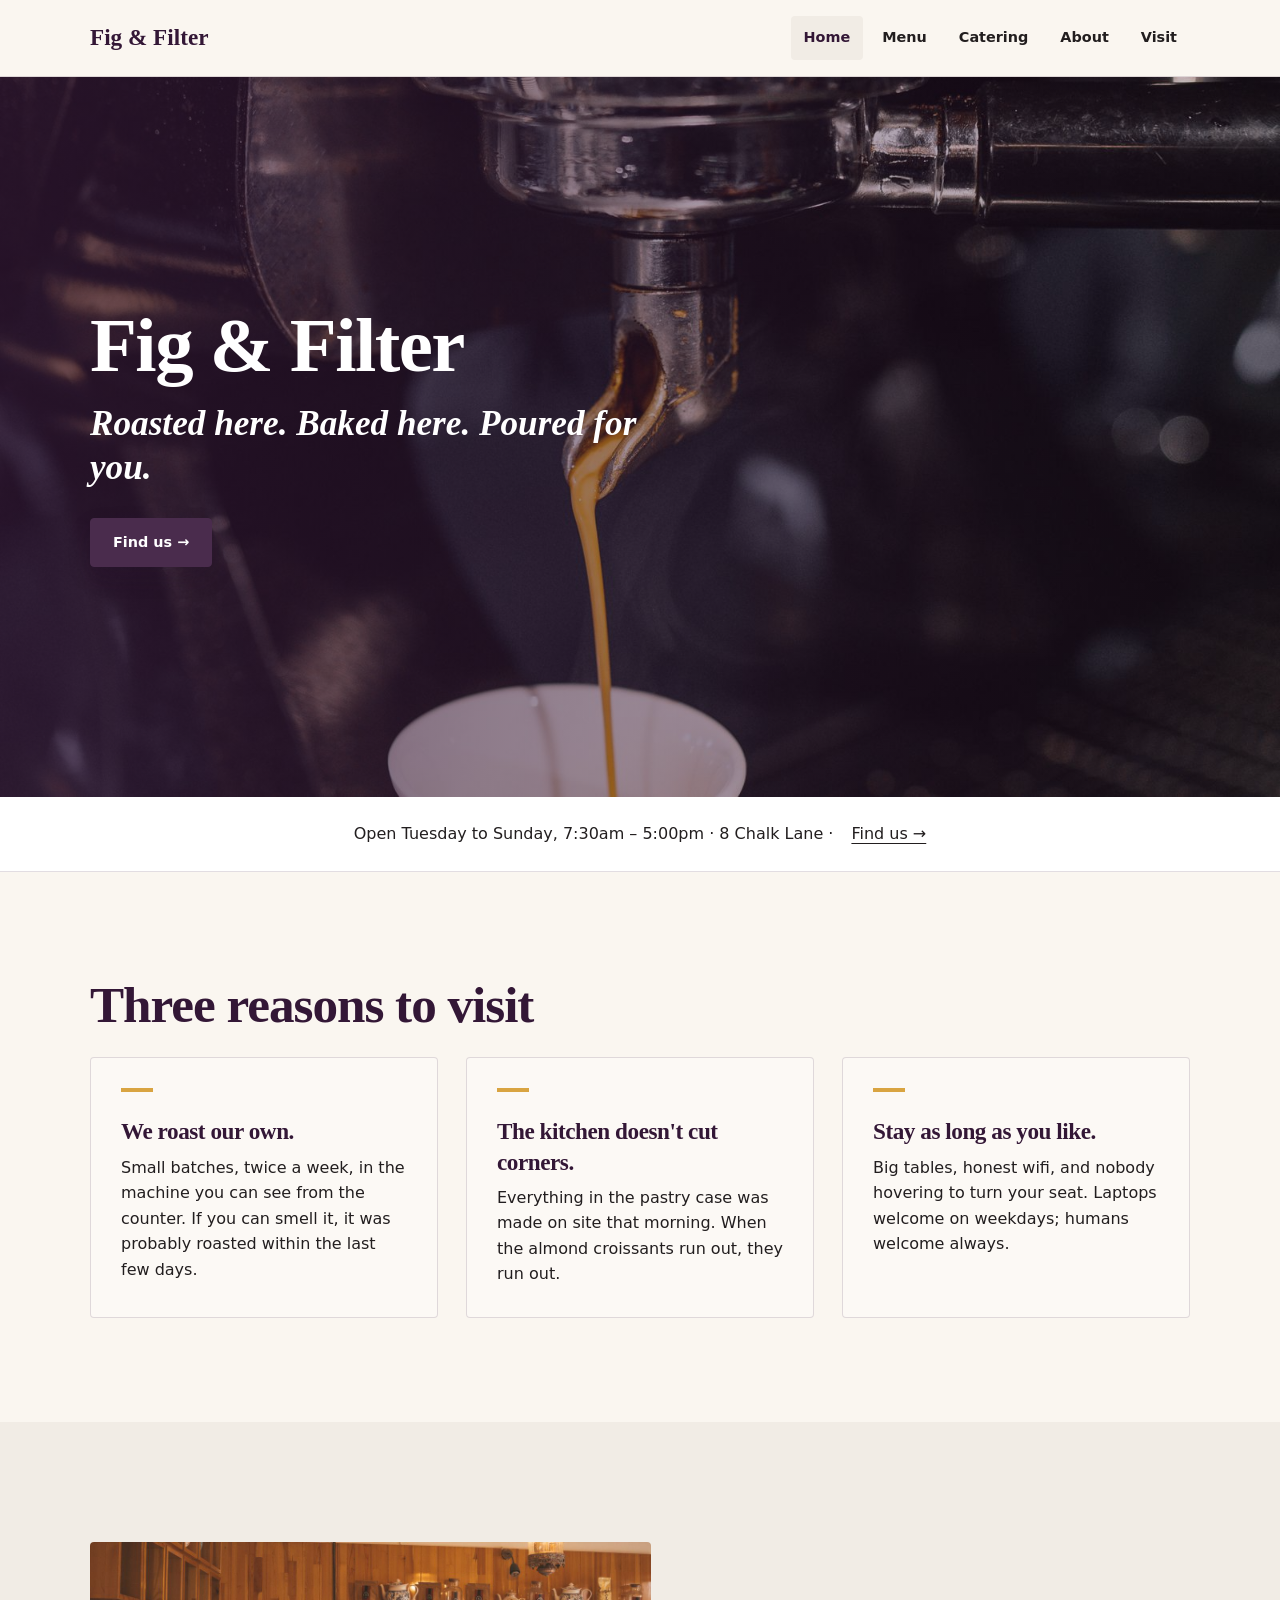
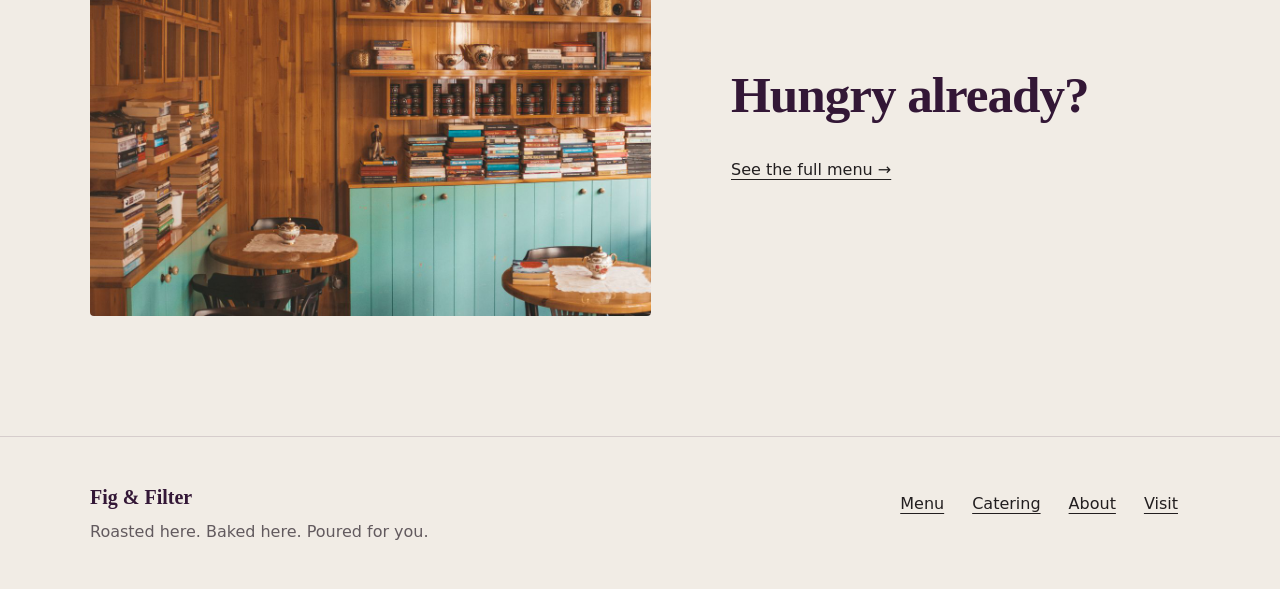
<file: index.html>
<!doctype html>
<html lang="en">
<head>
  <meta charset="utf-8">
  <meta name="viewport" content="width=device-width, initial-scale=1">
  <meta name="description" content="Fig & Filter — Roasted here. Baked here. Poured for you.">
  <title>Fig &amp; Filter</title>
  <link rel="stylesheet" href="styles.css">
</head>
<body>
  <a class="skip-link" href="#main">Skip to content</a>
  <header class="site-header">
    <div class="header-inner">
      <a class="brand" href="index.html" aria-label="Fig &amp; Filter home">Fig &amp; Filter</a>
      <button class="menu-toggle" type="button" aria-expanded="false" aria-controls="site-nav" aria-label="Open navigation"><span class="menu-toggle-lines" aria-hidden="true"></span></button>
      <nav class="site-nav" id="site-nav" aria-label="Primary navigation">
        <a class="nav-link" href="index.html" aria-current="page">Home</a>
        <a class="nav-link" href="menu.html">Menu</a>
        <a class="nav-link" href="catering.html">Catering</a>
        <a class="nav-link" href="about.html">About</a>
        <a class="nav-link" href="visit.html">Visit</a>
      </nav>
    </div>
  </header>

  <main id="main">
    <section class="hero" aria-labelledby="home-title">
      <img class="hero-image" src="images/hero-espresso-pour.jpg" alt="Espresso pouring from the portafilter into a white cup at the Fig &amp; Filter counter">
      <div class="hero-content">
        <h1 id="home-title">Fig &amp; Filter</h1>
        <p class="tagline">Roasted here. Baked here. Poured for you.</p>
        <a class="button button-primary" href="visit.html">Find us →</a>
      </div>
    </section>

    <section class="essentials" aria-label="Essentials">
      <div class="container">
        <p>Open Tuesday to Sunday, 7:30am – 5:00pm · 8 Chalk Lane ·</p>
        <a href="visit.html">Find us →</a>
      </div>
    </section>

    <section class="section" aria-labelledby="reasons-title">
      <div class="container">
        <h2 id="reasons-title">Three reasons to visit</h2>
        <div class="reason-grid">
          <article class="reason-card">
            <h3>We roast our own.</h3>
            <p>Small batches, twice a week, in the machine you can see from the counter. If you can smell it, it was probably roasted within the last few days.</p>
          </article>
          <article class="reason-card">
            <h3>The kitchen doesn't cut corners.</h3>
            <p>Everything in the pastry case was made on site that morning. When the almond croissants run out, they run out.</p>
          </article>
          <article class="reason-card">
            <h3>Stay as long as you like.</h3>
            <p>Big tables, honest wifi, and nobody hovering to turn your seat. Laptops welcome on weekdays; humans welcome always.</p>
          </article>
        </div>
      </div>
    </section>

    <section class="section story-panel">
      <div class="container split-feature">
        <img src="images/interior-seating.jpg" alt="Wooden tables inside the café, surrounded by shelves of books and tea tins">
        <div>
          <h2>Hungry already?</h2>
          <a href="menu.html">See the full menu →</a>
        </div>
      </div>
    </section>
  </main>

  <footer class="site-footer">
    <div class="container footer-inner">
      <div>
        <p class="footer-title">Fig &amp; Filter</p>
        <p class="footer-copy">Roasted here. Baked here. Poured for you.</p>
      </div>
      <nav class="footer-nav" aria-label="Footer navigation">
        <a href="menu.html">Menu</a><a href="catering.html">Catering</a><a href="about.html">About</a><a href="visit.html">Visit</a>
      </nav>
    </div>
  </footer>
  <script>
    const toggle = document.querySelector('.menu-toggle');
    const nav = document.querySelector('.site-nav');
    toggle.addEventListener('click', () => {
      const open = nav.classList.toggle('is-open');
      toggle.setAttribute('aria-expanded', String(open));
      toggle.setAttribute('aria-label', open ? 'Close navigation' : 'Open navigation');
    });
  </script>
</body>
</html>
</file>
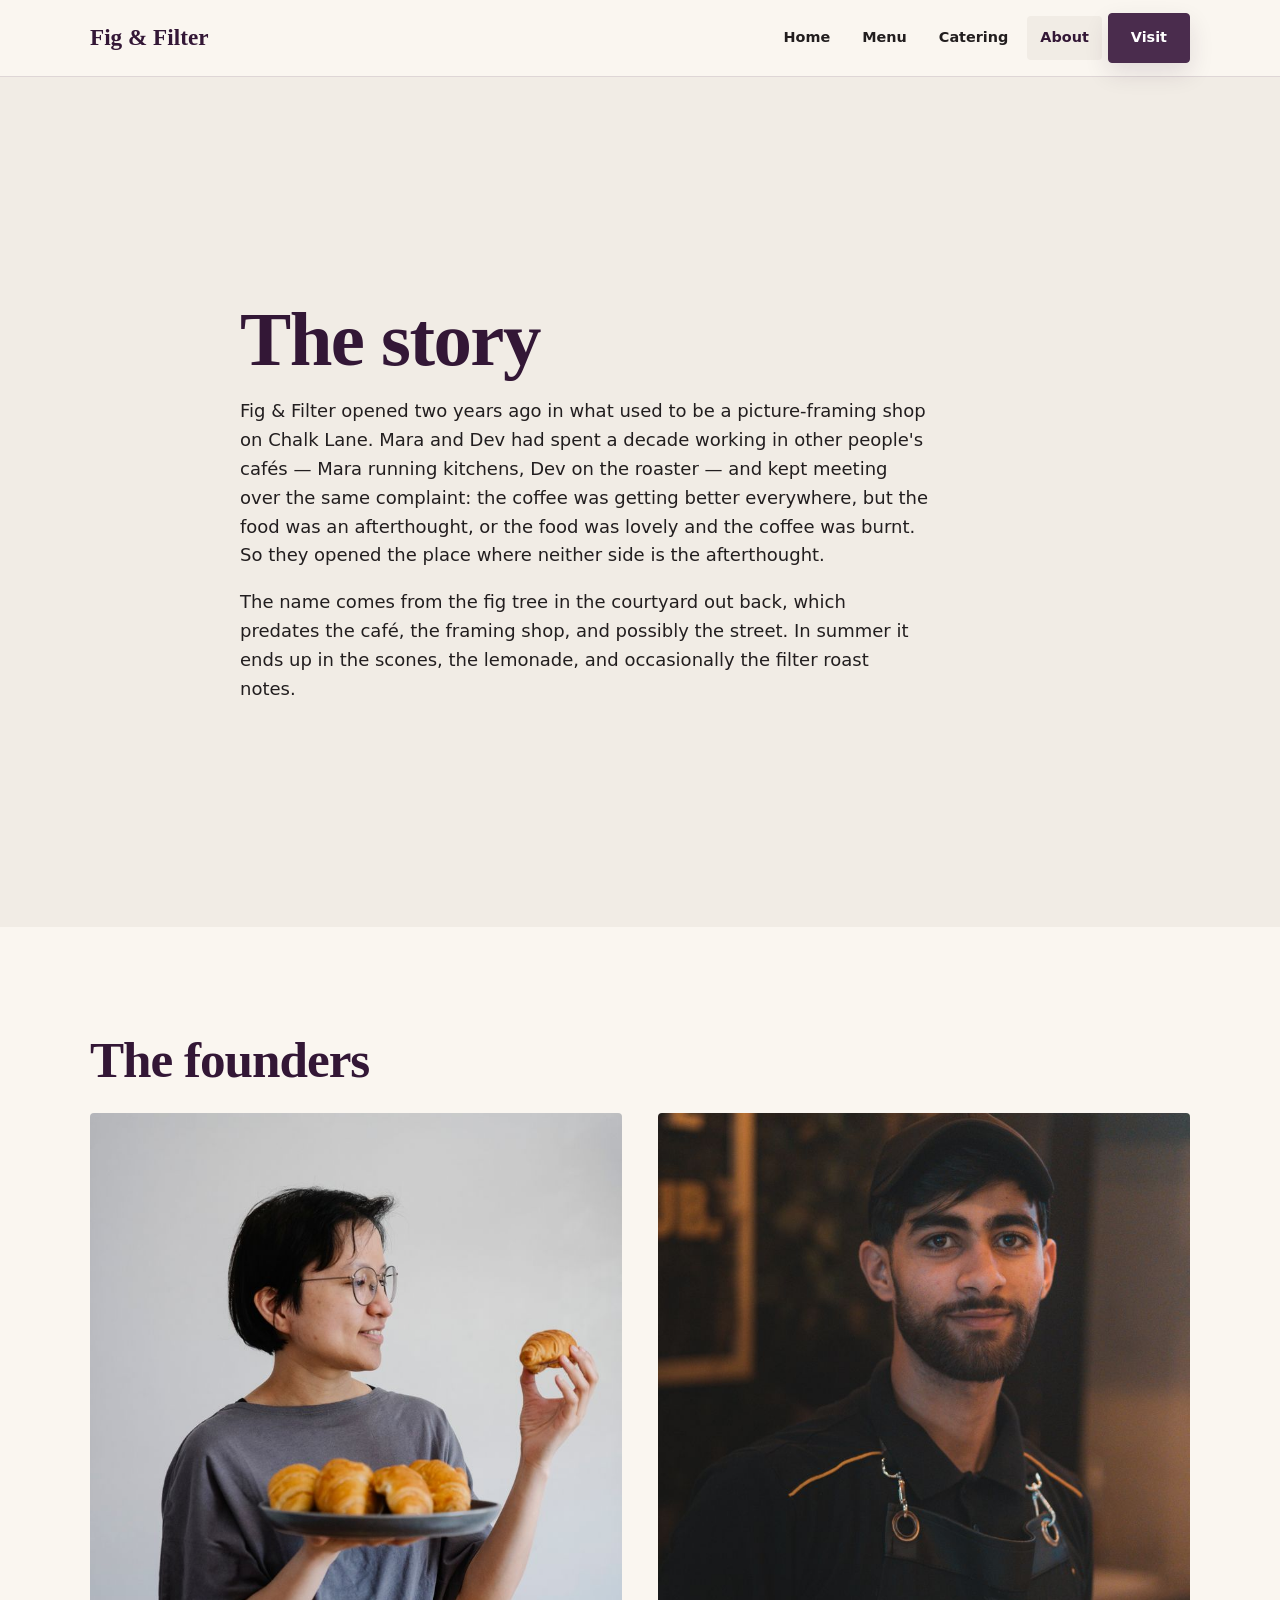
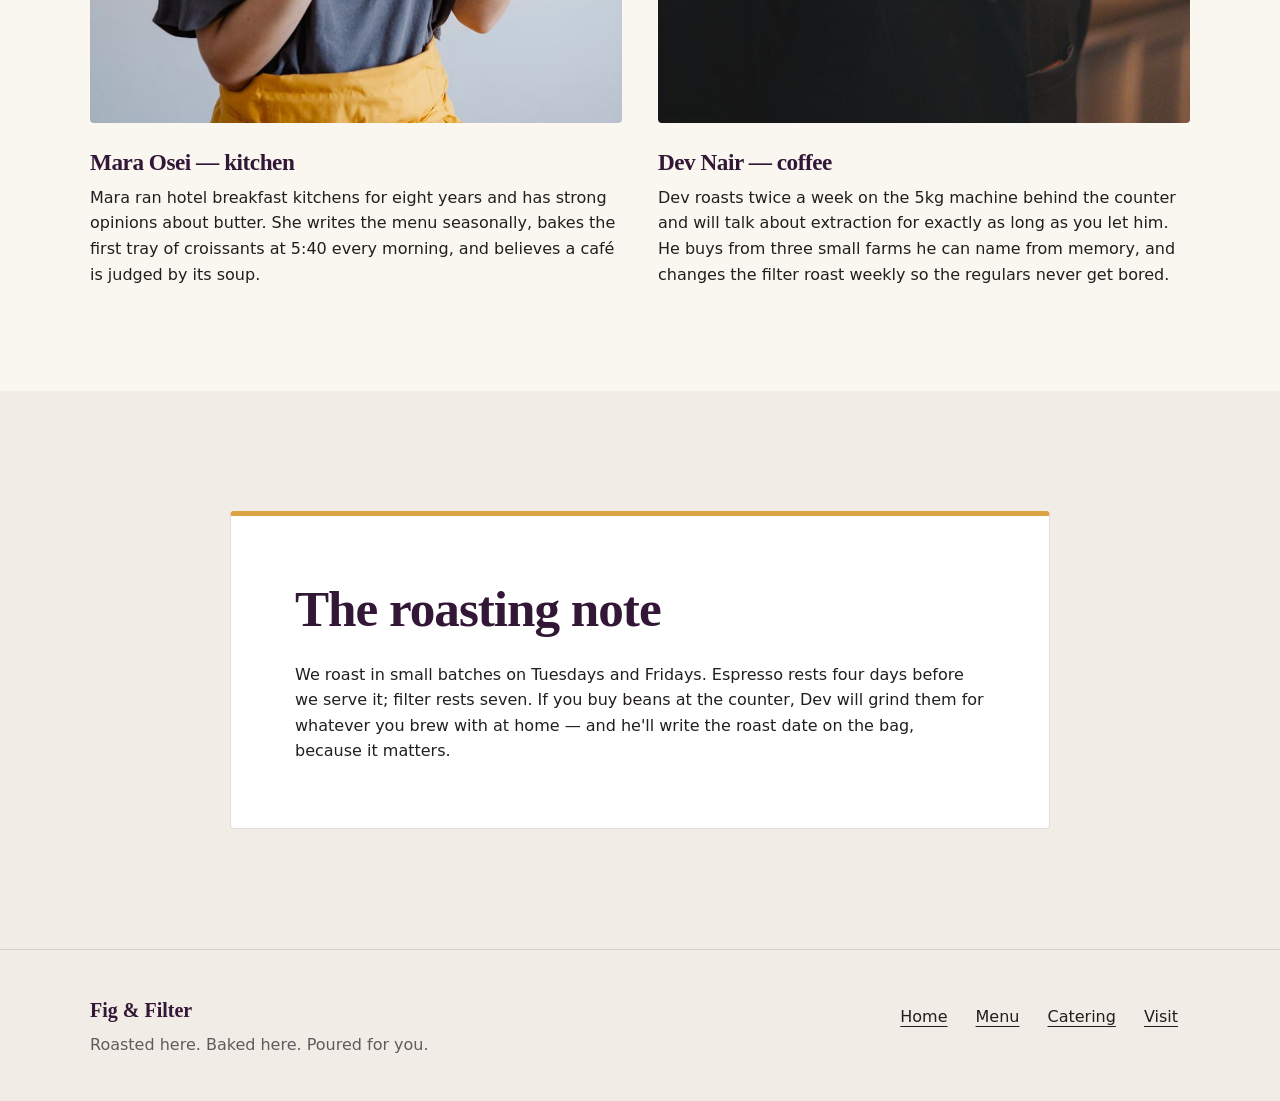
<file: about.html>
<!doctype html>
<html lang="en">
<head>
  <meta charset="utf-8">
  <meta name="viewport" content="width=device-width, initial-scale=1">
  <meta name="description" content="Fig &amp; Filter opened two years ago in what used to be a picture-framing shop on Chalk Lane.">
  <title>About | Fig &amp; Filter</title>
  <link rel="stylesheet" href="styles.css">
</head>
<body>
  <a class="skip-link" href="#main">Skip to content</a>
  <header class="site-header">
    <div class="header-inner">
      <a class="brand" href="index.html" aria-label="Fig &amp; Filter home">Fig &amp; Filter</a>
      <button class="menu-toggle" type="button" aria-expanded="false" aria-controls="site-nav" aria-label="Open navigation"><span class="menu-toggle-lines" aria-hidden="true"></span></button>
      <nav class="site-nav" id="site-nav" aria-label="Primary navigation">
        <a class="nav-link" href="index.html">Home</a>
        <a class="nav-link" href="menu.html">Menu</a>
        <a class="nav-link" href="catering.html">Catering</a>
        <a class="nav-link" href="about.html" aria-current="page">About</a>
        <a class="button button-primary" href="visit.html">Visit</a>
      </nav>
    </div>
  </header>

  <main id="main">
    <section class="story-panel" aria-labelledby="about-title">
      <div class="container section story-copy">
        <h1 id="about-title">The story</h1>
        <p class="lede">Fig &amp; Filter opened two years ago in what used to be a picture-framing shop on Chalk Lane. Mara and Dev had spent a decade working in other people's cafés — Mara running kitchens, Dev on the roaster — and kept meeting over the same complaint: the coffee was getting better everywhere, but the food was an afterthought, or the food was lovely and the coffee was burnt. So they opened the place where neither side is the afterthought.</p>
        <p class="lede">The name comes from the fig tree in the courtyard out back, which predates the café, the framing shop, and possibly the street. In summer it ends up in the scones, the lemonade, and occasionally the filter roast notes.</p>
      </div>
    </section>

    <section class="section" aria-labelledby="founders-title">
      <div class="container">
        <h2 id="founders-title">The founders</h2>
        <div class="founder-grid">
          <article class="founder-card">
            <img src="images/founder-mara.jpg" alt="Mara Osei holding a plate of freshly baked croissants">
            <h3>Mara Osei — kitchen</h3>
            <p>Mara ran hotel breakfast kitchens for eight years and has strong opinions about butter. She writes the menu seasonally, bakes the first tray of croissants at 5:40 every morning, and believes a café is judged by its soup.</p>
          </article>
          <article class="founder-card">
            <img src="images/founder-dev.jpg" alt="Dev Nair in his cap and apron behind the counter">
            <h3>Dev Nair — coffee</h3>
            <p>Dev roasts twice a week on the 5kg machine behind the counter and will talk about extraction for exactly as long as you let him. He buys from three small farms he can name from memory, and changes the filter roast weekly so the regulars never get bored.</p>
          </article>
        </div>
      </div>
    </section>

    <section class="section story-panel">
      <div class="container">
        <div class="roast-note">
          <h2>The roasting note</h2>
          <p>We roast in small batches on Tuesdays and Fridays. Espresso rests four days before we serve it; filter rests seven. If you buy beans at the counter, Dev will grind them for whatever you brew with at home — and he'll write the roast date on the bag, because it matters.</p>
        </div>
      </div>
    </section>
  </main>

  <footer class="site-footer">
    <div class="container footer-inner">
      <div><p class="footer-title">Fig &amp; Filter</p><p class="footer-copy">Roasted here. Baked here. Poured for you.</p></div>
      <nav class="footer-nav" aria-label="Footer navigation"><a href="index.html">Home</a><a href="menu.html">Menu</a><a href="catering.html">Catering</a><a href="visit.html">Visit</a></nav>
    </div>
  </footer>
  <script>
    const toggle = document.querySelector('.menu-toggle');
    const nav = document.querySelector('.site-nav');
    toggle.addEventListener('click', () => {
      const open = nav.classList.toggle('is-open');
      toggle.setAttribute('aria-expanded', String(open));
      toggle.setAttribute('aria-label', open ? 'Close navigation' : 'Open navigation');
    });
  </script>
</body>
</html>
</file>
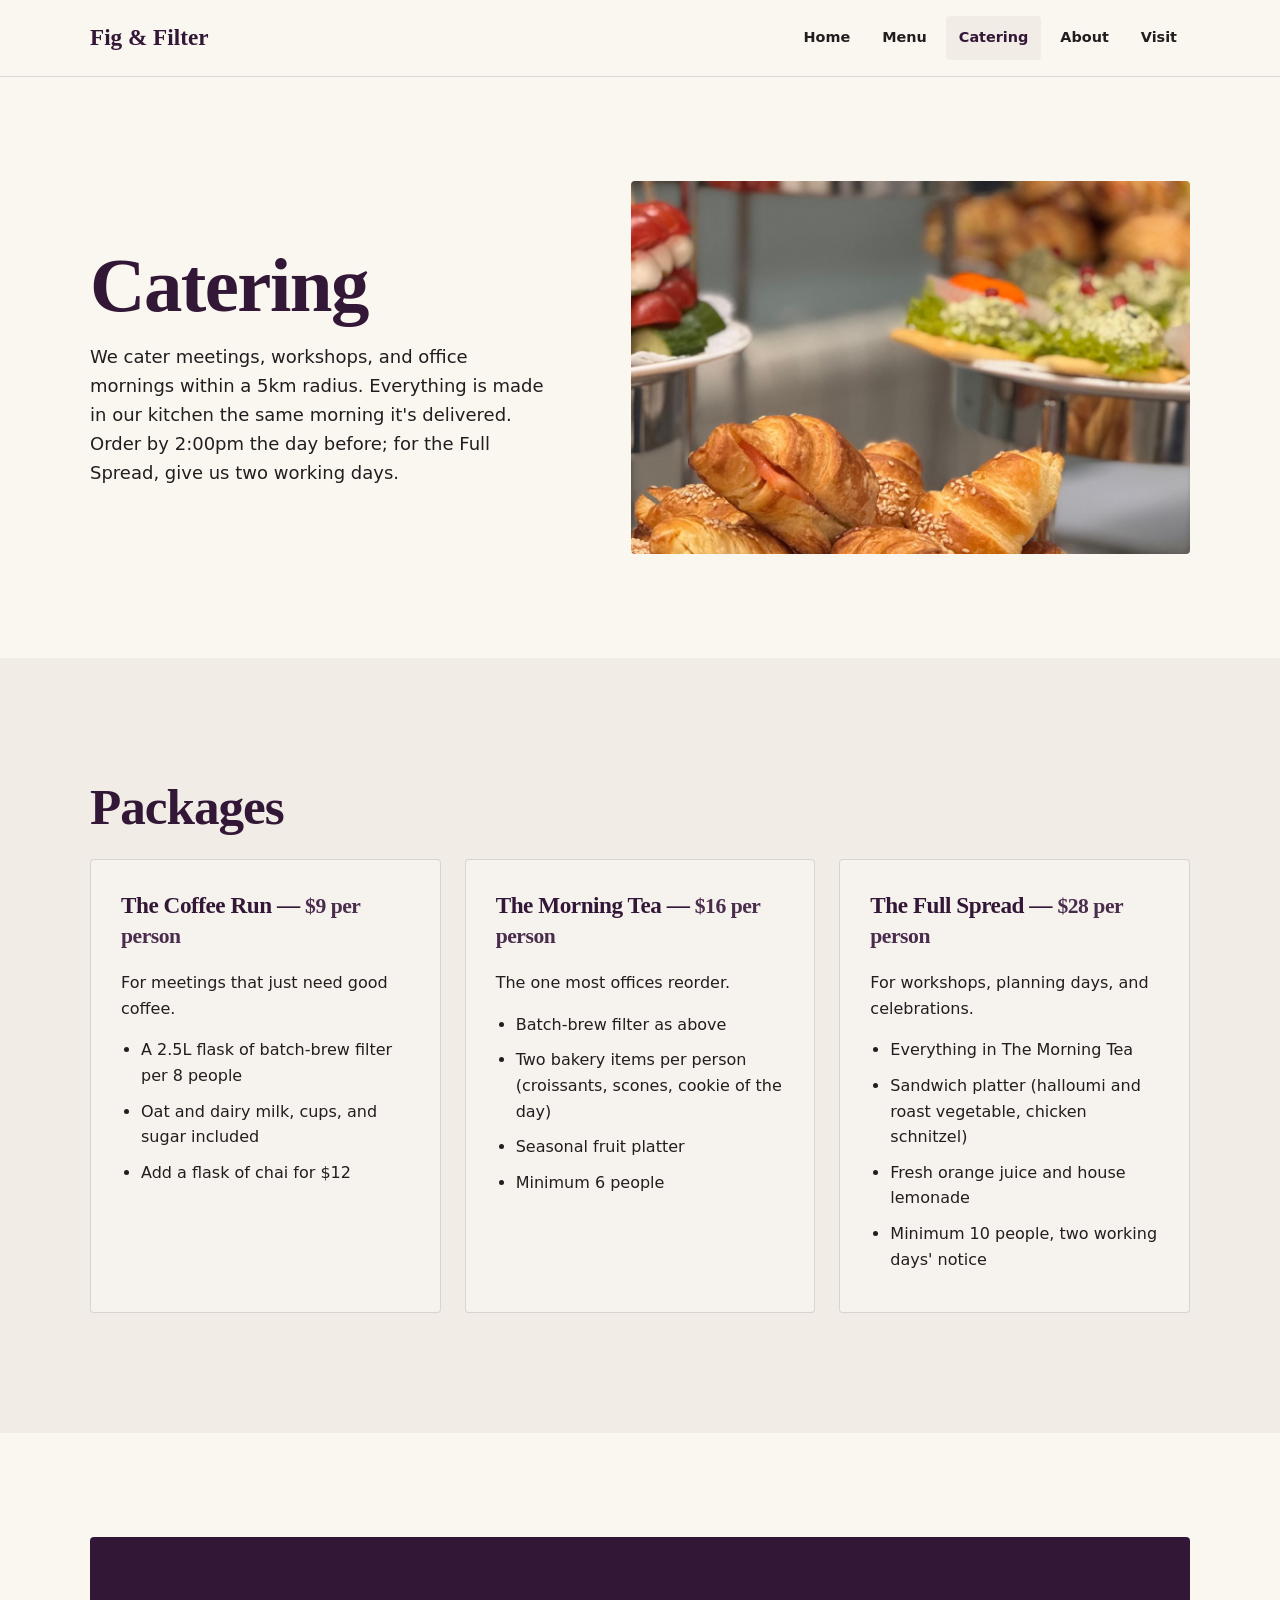
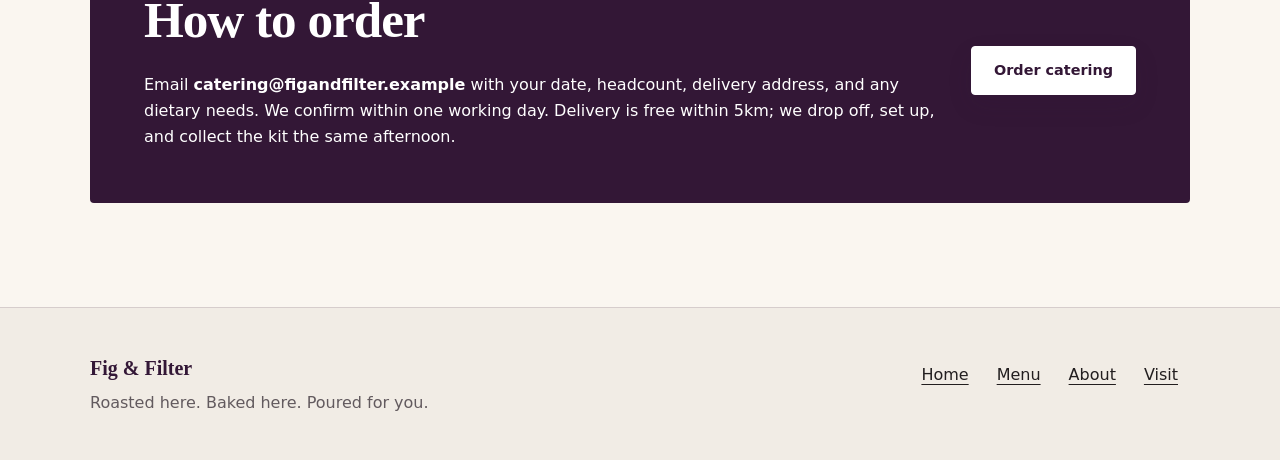
<file: catering.html>
<!doctype html>
<html lang="en">
<head>
  <meta charset="utf-8">
  <meta name="viewport" content="width=device-width, initial-scale=1">
  <meta name="description" content="We cater meetings, workshops, and office mornings within a 5km radius.">
  <title>Catering | Fig &amp; Filter</title>
  <link rel="stylesheet" href="styles.css">
</head>
<body>
  <a class="skip-link" href="#main">Skip to content</a>
  <header class="site-header">
    <div class="header-inner">
      <a class="brand" href="index.html" aria-label="Fig &amp; Filter home">Fig &amp; Filter</a>
      <button class="menu-toggle" type="button" aria-expanded="false" aria-controls="site-nav" aria-label="Open navigation"><span class="menu-toggle-lines" aria-hidden="true"></span></button>
      <nav class="site-nav" id="site-nav" aria-label="Primary navigation">
        <a class="nav-link" href="index.html">Home</a>
        <a class="nav-link" href="menu.html">Menu</a>
        <a class="nav-link" href="catering.html" aria-current="page">Catering</a>
        <a class="nav-link" href="about.html">About</a>
        <a class="nav-link" href="visit.html">Visit</a>
      </nav>
    </div>
  </header>

  <main id="main">
    <section class="section" aria-labelledby="catering-title">
      <div class="container catering-hero">
        <div>
          <h1 id="catering-title">Catering</h1>
          <p class="lede">We cater meetings, workshops, and office mornings within a 5km radius. Everything is made in our kitchen the same morning it's delivered. Order by 2:00pm the day before; for the Full Spread, give us two working days.</p>
        </div>
        <img src="images/catering-spread.jpg" alt="A catering spread of filled croissants and canapés on serving stands">
      </div>
    </section>

    <section class="section story-panel" aria-labelledby="packages-title">
      <div class="container">
        <h2 id="packages-title">Packages</h2>
        <div class="package-grid">
          <article class="package">
            <h3>The Coffee Run — <span class="package-price">$9 per person</span></h3>
            <p>For meetings that just need good coffee.</p>
            <ul>
              <li>A 2.5L flask of batch-brew filter per 8 people</li>
              <li>Oat and dairy milk, cups, and sugar included</li>
              <li>Add a flask of chai for $12</li>
            </ul>
          </article>
          <article class="package">
            <h3>The Morning Tea — <span class="package-price">$16 per person</span></h3>
            <p>The one most offices reorder.</p>
            <ul>
              <li>Batch-brew filter as above</li>
              <li>Two bakery items per person (croissants, scones, cookie of the day)</li>
              <li>Seasonal fruit platter</li>
              <li>Minimum 6 people</li>
            </ul>
          </article>
          <article class="package">
            <h3>The Full Spread — <span class="package-price">$28 per person</span></h3>
            <p>For workshops, planning days, and celebrations.</p>
            <ul>
              <li>Everything in The Morning Tea</li>
              <li>Sandwich platter (halloumi and roast vegetable, chicken schnitzel)</li>
              <li>Fresh orange juice and house lemonade</li>
              <li>Minimum 10 people, two working days' notice</li>
            </ul>
          </article>
        </div>
      </div>
    </section>

    <section class="section">
      <div class="container order-panel">
        <div>
          <h2>How to order</h2>
          <p>Email <strong>catering@figandfilter.example</strong> with your date, headcount, delivery address, and any dietary needs. We confirm within one working day. Delivery is free within 5km; we drop off, set up, and collect the kit the same afternoon.</p>
        </div>
        <a class="button button-primary" href="mailto:catering@figandfilter.example">Order catering</a>
      </div>
    </section>
  </main>

  <footer class="site-footer">
    <div class="container footer-inner">
      <div><p class="footer-title">Fig &amp; Filter</p><p class="footer-copy">Roasted here. Baked here. Poured for you.</p></div>
      <nav class="footer-nav" aria-label="Footer navigation"><a href="index.html">Home</a><a href="menu.html">Menu</a><a href="about.html">About</a><a href="visit.html">Visit</a></nav>
    </div>
  </footer>
  <script>
    const toggle = document.querySelector('.menu-toggle');
    const nav = document.querySelector('.site-nav');
    toggle.addEventListener('click', () => {
      const open = nav.classList.toggle('is-open');
      toggle.setAttribute('aria-expanded', String(open));
      toggle.setAttribute('aria-label', open ? 'Close navigation' : 'Open navigation');
    });
  </script>
</body>
</html>
</file>
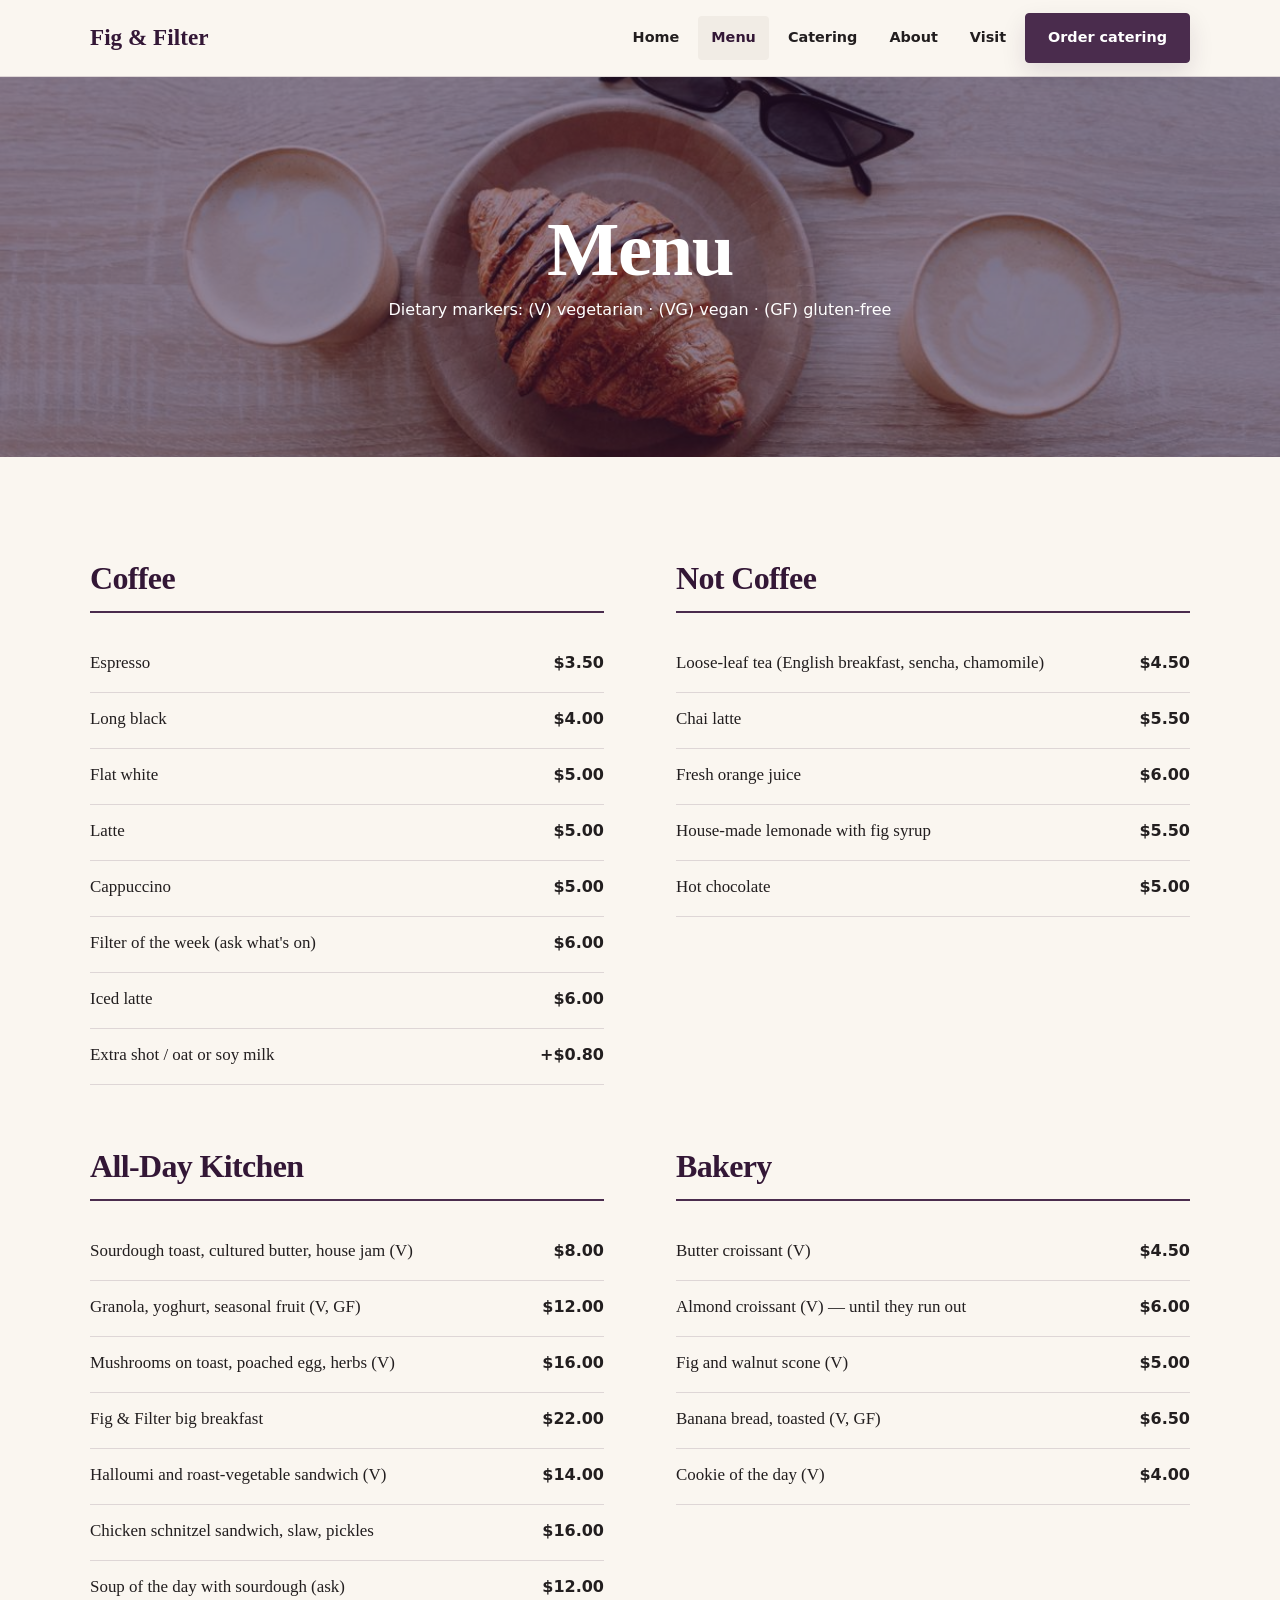
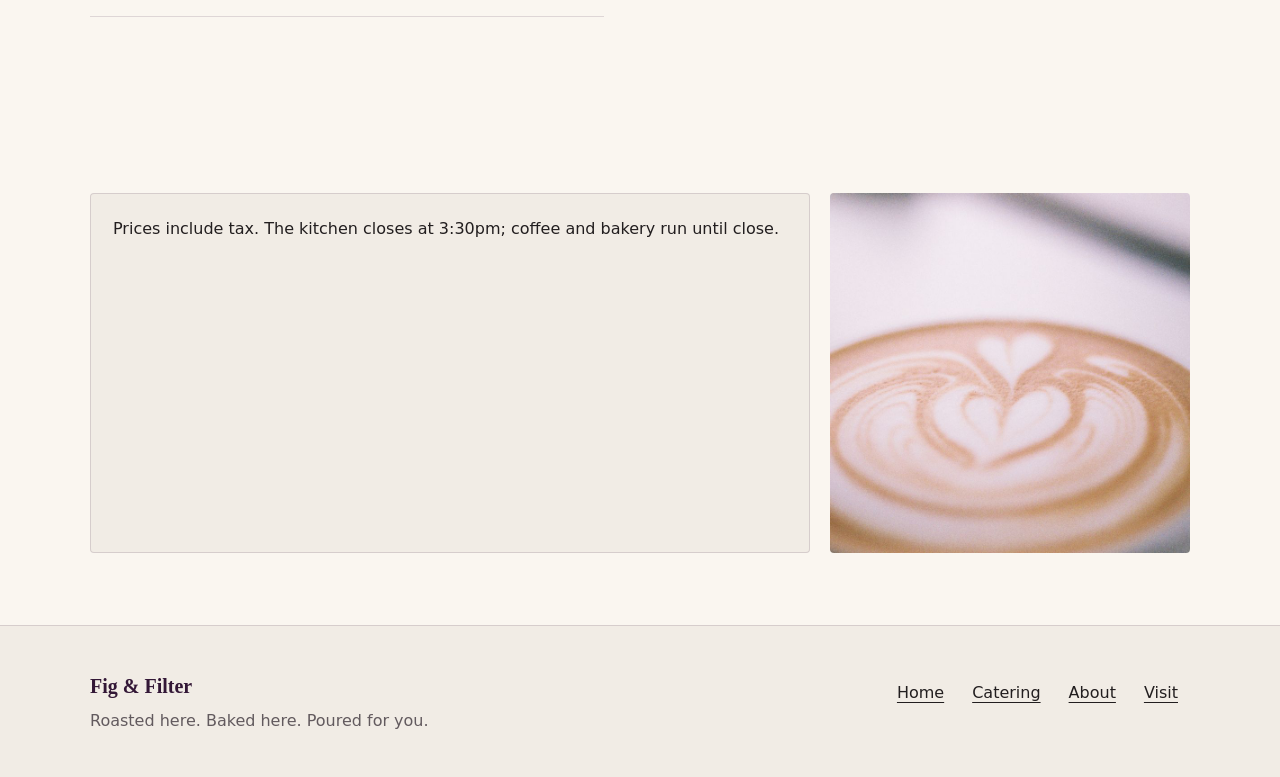
<file: menu.html>
<!doctype html>
<html lang="en">
<head>
  <meta charset="utf-8">
  <meta name="viewport" content="width=device-width, initial-scale=1">
  <meta name="description" content="Prices include tax. The kitchen closes at 3:30pm; coffee and bakery run until close.">
  <title>Menu | Fig &amp; Filter</title>
  <link rel="stylesheet" href="styles.css">
</head>
<body>
  <a class="skip-link" href="#main">Skip to content</a>
  <header class="site-header">
    <div class="header-inner">
      <a class="brand" href="index.html" aria-label="Fig &amp; Filter home">Fig &amp; Filter</a>
      <button class="menu-toggle" type="button" aria-expanded="false" aria-controls="site-nav" aria-label="Open navigation"><span class="menu-toggle-lines" aria-hidden="true"></span></button>
      <nav class="site-nav" id="site-nav" aria-label="Primary navigation">
        <a class="nav-link" href="index.html">Home</a>
        <a class="nav-link" href="menu.html" aria-current="page">Menu</a>
        <a class="nav-link" href="catering.html">Catering</a>
        <a class="nav-link" href="about.html">About</a>
        <a class="nav-link" href="visit.html">Visit</a>
        <a class="button button-primary" href="mailto:catering@figandfilter.example">Order catering</a>
      </nav>
    </div>
  </header>

  <main id="main">
    <section class="menu-hero" aria-labelledby="menu-title">
      <img src="images/menu-flatlay.jpg" alt="A croissant and two lattes on a wooden table, seen from above">
      <div class="container">
        <h1 id="menu-title">Menu</h1>
        <p>Dietary markers: (V) vegetarian · (VG) vegan · (GF) gluten-free</p>
      </div>
    </section>

    <section class="section">
      <div class="container menu-layout">
        <section class="menu-section" aria-labelledby="coffee-title">
          <h2 id="coffee-title">Coffee</h2>
          <dl class="menu-list">
            <div class="menu-item"><dt>Espresso</dt><dd>$3.50</dd></div>
            <div class="menu-item"><dt>Long black</dt><dd>$4.00</dd></div>
            <div class="menu-item"><dt>Flat white</dt><dd>$5.00</dd></div>
            <div class="menu-item"><dt>Latte</dt><dd>$5.00</dd></div>
            <div class="menu-item"><dt>Cappuccino</dt><dd>$5.00</dd></div>
            <div class="menu-item"><dt>Filter of the week (ask what's on)</dt><dd>$6.00</dd></div>
            <div class="menu-item"><dt>Iced latte</dt><dd>$6.00</dd></div>
            <div class="menu-item"><dt>Extra shot / oat or soy milk</dt><dd>+$0.80</dd></div>
          </dl>
        </section>

        <section class="menu-section" aria-labelledby="not-coffee-title">
          <h2 id="not-coffee-title">Not Coffee</h2>
          <dl class="menu-list">
            <div class="menu-item"><dt>Loose-leaf tea (English breakfast, sencha, chamomile)</dt><dd>$4.50</dd></div>
            <div class="menu-item"><dt>Chai latte</dt><dd>$5.50</dd></div>
            <div class="menu-item"><dt>Fresh orange juice</dt><dd>$6.00</dd></div>
            <div class="menu-item"><dt>House-made lemonade with fig syrup</dt><dd>$5.50</dd></div>
            <div class="menu-item"><dt>Hot chocolate</dt><dd>$5.00</dd></div>
          </dl>
        </section>

        <section class="menu-section" aria-labelledby="kitchen-title">
          <h2 id="kitchen-title">All-Day Kitchen</h2>
          <dl class="menu-list">
            <div class="menu-item"><dt>Sourdough toast, cultured butter, house jam (V)</dt><dd>$8.00</dd></div>
            <div class="menu-item"><dt>Granola, yoghurt, seasonal fruit (V, GF)</dt><dd>$12.00</dd></div>
            <div class="menu-item"><dt>Mushrooms on toast, poached egg, herbs (V)</dt><dd>$16.00</dd></div>
            <div class="menu-item"><dt>Fig &amp; Filter big breakfast</dt><dd>$22.00</dd></div>
            <div class="menu-item"><dt>Halloumi and roast-vegetable sandwich (V)</dt><dd>$14.00</dd></div>
            <div class="menu-item"><dt>Chicken schnitzel sandwich, slaw, pickles</dt><dd>$16.00</dd></div>
            <div class="menu-item"><dt>Soup of the day with sourdough (ask)</dt><dd>$12.00</dd></div>
          </dl>
        </section>

        <section class="menu-section" aria-labelledby="bakery-title">
          <h2 id="bakery-title">Bakery</h2>
          <dl class="menu-list">
            <div class="menu-item"><dt>Butter croissant (V)</dt><dd>$4.50</dd></div>
            <div class="menu-item"><dt>Almond croissant (V) — until they run out</dt><dd>$6.00</dd></div>
            <div class="menu-item"><dt>Fig and walnut scone (V)</dt><dd>$5.00</dd></div>
            <div class="menu-item"><dt>Banana bread, toasted (V, GF)</dt><dd>$6.50</dd></div>
            <div class="menu-item"><dt>Cookie of the day (V)</dt><dd>$4.00</dd></div>
          </dl>
        </section>
      </div>
    </section>

    <section class="section-tight">
      <div class="container menu-photo-strip">
        <div class="footnote"><p>Prices include tax. The kitchen closes at 3:30pm; coffee and bakery run until close.</p></div>
        <img src="images/latte-art.jpg" alt="Close-up of heart-shaped latte art in a Fig &amp; Filter cup">
      </div>
    </section>
  </main>

  <footer class="site-footer">
    <div class="container footer-inner">
      <div><p class="footer-title">Fig &amp; Filter</p><p class="footer-copy">Roasted here. Baked here. Poured for you.</p></div>
      <nav class="footer-nav" aria-label="Footer navigation"><a href="index.html">Home</a><a href="catering.html">Catering</a><a href="about.html">About</a><a href="visit.html">Visit</a></nav>
    </div>
  </footer>
  <script>
    const toggle = document.querySelector('.menu-toggle');
    const nav = document.querySelector('.site-nav');
    toggle.addEventListener('click', () => {
      const open = nav.classList.toggle('is-open');
      toggle.setAttribute('aria-expanded', String(open));
      toggle.setAttribute('aria-label', open ? 'Close navigation' : 'Open navigation');
    });
  </script>
</body>
</html>
</file>
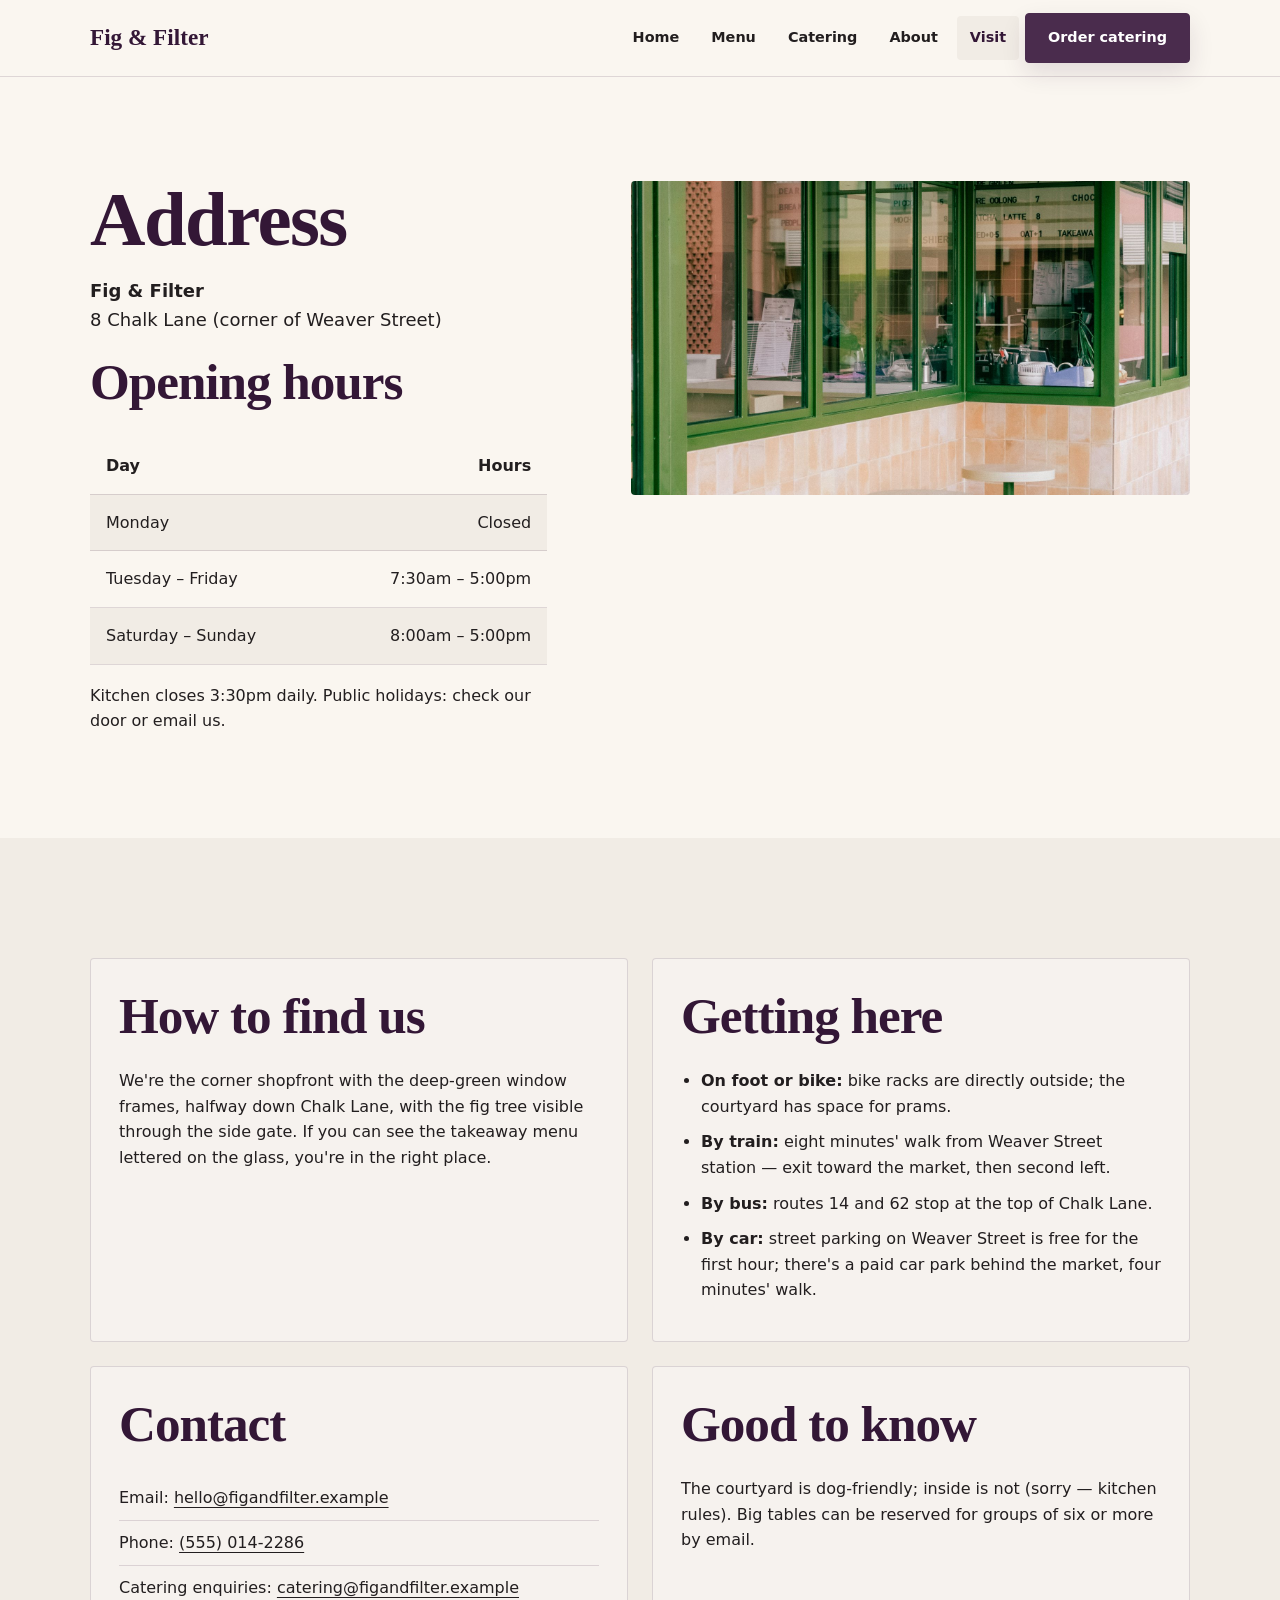
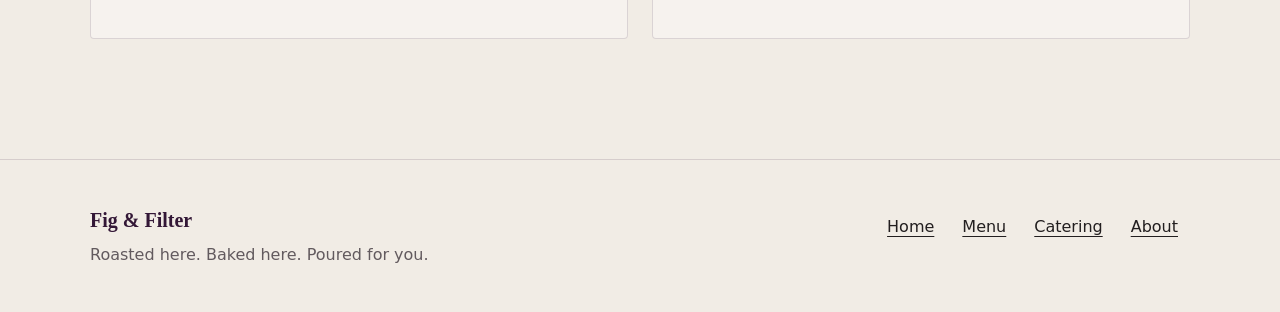
<file: visit.html>
<!doctype html>
<html lang="en">
<head>
  <meta charset="utf-8">
  <meta name="viewport" content="width=device-width, initial-scale=1">
  <meta name="description" content="Fig &amp; Filter, 8 Chalk Lane (corner of Weaver Street).">
  <title>Visit | Fig &amp; Filter</title>
  <link rel="stylesheet" href="styles.css">
</head>
<body>
  <a class="skip-link" href="#main">Skip to content</a>
  <header class="site-header">
    <div class="header-inner">
      <a class="brand" href="index.html" aria-label="Fig &amp; Filter home">Fig &amp; Filter</a>
      <button class="menu-toggle" type="button" aria-expanded="false" aria-controls="site-nav" aria-label="Open navigation"><span class="menu-toggle-lines" aria-hidden="true"></span></button>
      <nav class="site-nav" id="site-nav" aria-label="Primary navigation">
        <a class="nav-link" href="index.html">Home</a>
        <a class="nav-link" href="menu.html">Menu</a>
        <a class="nav-link" href="catering.html">Catering</a>
        <a class="nav-link" href="about.html">About</a>
        <a class="nav-link" href="visit.html" aria-current="page">Visit</a>
        <a class="button button-primary" href="mailto:catering@figandfilter.example">Order catering</a>
      </nav>
    </div>
  </header>

  <main id="main">
    <section class="section" aria-labelledby="visit-title">
      <div class="container visit-grid">
        <div>
          <h1 id="visit-title">Address</h1>
          <p class="lede"><strong>Fig &amp; Filter</strong><br>8 Chalk Lane (corner of Weaver Street)</p>
          <h2>Opening hours</h2>
          <table class="hours-table">
            <thead><tr><th scope="col">Day</th><th scope="col">Hours</th></tr></thead>
            <tbody>
              <tr><td>Monday</td><td>Closed</td></tr>
              <tr><td>Tuesday – Friday</td><td>7:30am – 5:00pm</td></tr>
              <tr><td>Saturday – Sunday</td><td>8:00am – 5:00pm</td></tr>
            </tbody>
          </table>
          <p>Kitchen closes 3:30pm daily. Public holidays: check our door or email us.</p>
        </div>
        <img src="images/storefront.jpg" alt="The Fig &amp; Filter corner shopfront with deep-green window frames and a pavement table">
      </div>
    </section>

    <section class="section story-panel">
      <div class="container visit-details">
        <article class="info-card">
          <h2>How to find us</h2>
          <p>We're the corner shopfront with the deep-green window frames, halfway down Chalk Lane, with the fig tree visible through the side gate. If you can see the takeaway menu lettered on the glass, you're in the right place.</p>
        </article>
        <article class="info-card">
          <h2>Getting here</h2>
          <ul class="directions-list">
            <li><strong>On foot or bike:</strong> bike racks are directly outside; the courtyard has space for prams.</li>
            <li><strong>By train:</strong> eight minutes' walk from Weaver Street station — exit toward the market, then second left.</li>
            <li><strong>By bus:</strong> routes 14 and 62 stop at the top of Chalk Lane.</li>
            <li><strong>By car:</strong> street parking on Weaver Street is free for the first hour; there's a paid car park behind the market, four minutes' walk.</li>
          </ul>
        </article>
        <article class="info-card">
          <h2>Contact</h2>
          <ul class="contact-list">
            <li>Email: <a href="mailto:hello@figandfilter.example">hello@figandfilter.example</a></li>
            <li>Phone: <a href="tel:+15550142286">(555) 014-2286</a></li>
            <li>Catering enquiries: <a href="mailto:catering@figandfilter.example">catering@figandfilter.example</a></li>
          </ul>
        </article>
        <article class="info-card">
          <h2>Good to know</h2>
          <p>The courtyard is dog-friendly; inside is not (sorry — kitchen rules). Big tables can be reserved for groups of six or more by email.</p>
        </article>
      </div>
    </section>
  </main>

  <footer class="site-footer">
    <div class="container footer-inner">
      <div><p class="footer-title">Fig &amp; Filter</p><p class="footer-copy">Roasted here. Baked here. Poured for you.</p></div>
      <nav class="footer-nav" aria-label="Footer navigation"><a href="index.html">Home</a><a href="menu.html">Menu</a><a href="catering.html">Catering</a><a href="about.html">About</a></nav>
    </div>
  </footer>
  <script>
    const toggle = document.querySelector('.menu-toggle');
    const nav = document.querySelector('.site-nav');
    toggle.addEventListener('click', () => {
      const open = nav.classList.toggle('is-open');
      toggle.setAttribute('aria-expanded', String(open));
      toggle.setAttribute('aria-label', open ? 'Close navigation' : 'Open navigation');
    });
  </script>
</body>
</html>
</file>
<file: styles.css>
:root {
  --fig: #4a2c4d;
  --fig-dark: #331736;
  --amber: #d9a441;
  --paper: #faf6f0;
  --paper-deep: #f1ece5;
  --white: #ffffff;
  --ink: #221e1f;
  --muted: #625a5e;
  --line: rgba(74, 44, 77, 0.16);
  --serif: Georgia, "Times New Roman", serif;
  --sans: Inter, ui-sans-serif, system-ui, -apple-system, BlinkMacSystemFont, "Segoe UI", sans-serif;
  --radius: 4px;
  --content: 1100px;
}

*,
*::before,
*::after {
  box-sizing: border-box;
}

html {
  scroll-behavior: smooth;
  background: var(--paper);
}

body {
  margin: 0;
  min-width: 0;
  overflow-x: hidden;
  background: var(--paper);
  color: var(--ink);
  font-family: var(--sans);
  font-size: 16px;
  line-height: 1.6;
}

img {
  display: block;
  width: 100%;
  height: auto;
  object-fit: cover;
}

h1,
h2,
h3,
p,
ul {
  margin-top: 0;
}

h1,
h2,
h3 {
  color: var(--fig-dark);
  font-family: var(--serif);
  letter-spacing: -0.02em;
}

h1 {
  margin-bottom: 18px;
  font-size: clamp(2.6rem, 7vw, 4.8rem);
  line-height: 1.02;
}

h2 {
  margin-bottom: 24px;
  font-size: clamp(2rem, 4vw, 3.25rem);
  line-height: 1.12;
}

h3 {
  margin-bottom: 8px;
  font-size: 1.45rem;
  line-height: 1.3;
}

p:last-child,
ul:last-child {
  margin-bottom: 0;
}

a {
  color: inherit;
}

a:not(.brand):not(.button):not(.nav-link) {
  display: inline-flex;
  min-height: 44px;
  align-items: center;
  text-decoration-thickness: 1px;
  text-underline-offset: 4px;
}

.skip-link {
  position: fixed;
  z-index: 100;
  top: 8px;
  left: 8px;
  min-height: 44px;
  padding: 10px 14px;
  transform: translateY(-160%);
  background: var(--white);
  color: var(--fig-dark);
}

.skip-link:focus {
  transform: translateY(0);
}

.site-header {
  position: relative;
  z-index: 20;
  border-bottom: 1px solid var(--line);
  background: rgba(250, 246, 240, 0.98);
}

.header-inner,
.container {
  width: min(100% - 40px, var(--content));
  margin-inline: auto;
}

.header-inner {
  display: flex;
  min-height: 76px;
  align-items: center;
  justify-content: space-between;
  gap: 24px;
}

.brand {
  display: inline-flex;
  min-height: 44px;
  align-items: center;
  color: var(--fig-dark);
  font-family: var(--serif);
  font-size: 1.45rem;
  font-weight: 700;
  text-decoration: none;
  white-space: nowrap;
}

.site-nav {
  display: flex;
  align-items: center;
  gap: 6px;
}

.nav-link,
.menu-toggle,
.button {
  display: inline-flex;
  min-height: 44px;
  align-items: center;
  justify-content: center;
  border-radius: var(--radius);
  font-family: var(--sans);
  font-size: 0.9rem;
  font-weight: 700;
}

.nav-link {
  padding: 10px 13px;
  color: var(--ink);
  text-decoration: none;
}

.nav-link:hover,
.nav-link:focus-visible,
.nav-link[aria-current="page"] {
  background: var(--paper-deep);
  color: var(--fig-dark);
}

.menu-toggle {
  display: none;
  width: 48px;
  border: 1px solid var(--line);
  background: transparent;
  color: var(--fig-dark);
  cursor: pointer;
}

.menu-toggle-lines,
.menu-toggle-lines::before,
.menu-toggle-lines::after {
  display: block;
  width: 20px;
  height: 2px;
  background: currentColor;
  content: "";
}

.menu-toggle-lines {
  position: relative;
}

.menu-toggle-lines::before {
  position: absolute;
  top: -6px;
}

.menu-toggle-lines::after {
  position: absolute;
  top: 6px;
}

.button {
  padding: 12px 22px;
  border: 1px solid var(--fig);
  background: transparent;
  color: var(--fig);
  text-decoration: none;
}

.button-primary {
  border-color: var(--fig);
  background: var(--fig);
  color: var(--white);
  box-shadow: 0 10px 24px rgba(51, 23, 54, 0.12);
}

.eyebrow {
  margin-bottom: 12px;
  color: #7d5700;
  font-size: 0.78rem;
  font-weight: 700;
  letter-spacing: 0.12em;
  text-transform: uppercase;
}

.lede {
  max-width: 690px;
  font-size: 1.125rem;
}

.section {
  padding-block: clamp(64px, 9vw, 104px);
}

.section-tight {
  padding-block: clamp(44px, 6vw, 72px);
}

.page-intro {
  padding-block: clamp(56px, 8vw, 96px) clamp(36px, 6vw, 64px);
}

.page-intro .lede {
  margin-bottom: 0;
}

.hero {
  position: relative;
  min-height: min(720px, calc(100vh - 76px));
  display: grid;
  place-items: center;
  isolation: isolate;
  color: var(--white);
}

.hero::after {
  position: absolute;
  z-index: -1;
  inset: 0;
  background: linear-gradient(90deg, rgba(51, 23, 54, 0.7), rgba(51, 23, 54, 0.24));
  content: "";
}

.hero-image {
  position: absolute;
  z-index: -2;
  inset: 0;
  height: 100%;
}

.hero-content {
  width: min(100% - 40px, var(--content));
  margin-inline: auto;
}

.hero h1 {
  max-width: 720px;
  margin-bottom: 16px;
  color: var(--white);
}

.tagline {
  max-width: 580px;
  margin-bottom: 28px;
  font-family: var(--serif);
  font-size: clamp(1.4rem, 3vw, 2.2rem);
  font-style: italic;
  font-weight: 700;
  line-height: 1.25;
}

.essentials {
  border-bottom: 1px solid var(--line);
  background: var(--white);
}

.essentials .container {
  display: flex;
  min-height: 74px;
  align-items: center;
  justify-content: center;
  gap: 18px;
  text-align: center;
}

.essentials p {
  margin: 0;
}

.reason-grid {
  display: grid;
  gap: 28px;
  grid-template-columns: repeat(3, 1fr);
}

.reason-card,
.package,
.info-card {
  border: 1px solid var(--line);
  border-radius: var(--radius);
  background: rgba(255, 255, 255, 0.35);
}

.reason-card {
  padding: 30px;
}

.reason-card::before {
  display: block;
  width: 32px;
  height: 4px;
  margin-bottom: 24px;
  background: var(--amber);
  content: "";
}

.split-feature {
  display: grid;
  align-items: center;
  gap: clamp(36px, 7vw, 80px);
  grid-template-columns: 1.1fr 0.9fr;
}

.split-feature img,
.feature-image {
  border-radius: var(--radius);
}

.image-caption {
  color: var(--muted);
  font-size: 0.875rem;
}

.menu-hero {
  display: grid;
  min-height: 380px;
  place-items: center;
  background: var(--fig-dark);
  color: var(--white);
  isolation: isolate;
  overflow: hidden;
  position: relative;
}

.menu-hero::after {
  position: absolute;
  z-index: -1;
  inset: 0;
  background: rgba(51, 23, 54, 0.5);
  content: "";
}

.menu-hero img {
  position: absolute;
  z-index: -2;
  inset: 0;
  height: 100%;
}

.menu-hero h1,
.menu-hero p {
  color: var(--white);
  text-align: center;
}

.menu-hero h1 {
  margin-bottom: 8px;
}

.menu-layout {
  display: grid;
  gap: 64px 72px;
  grid-template-columns: repeat(2, minmax(0, 1fr));
}

.menu-section h2 {
  padding-bottom: 14px;
  border-bottom: 2px solid var(--fig);
  font-size: 2rem;
}

.menu-list {
  margin: 0;
}

.menu-item {
  display: grid;
  min-height: 56px;
  align-items: baseline;
  gap: 12px;
  grid-template-columns: minmax(0, 1fr) auto;
  padding-block: 12px;
  border-bottom: 1px solid var(--line);
}

.menu-item dt,
.menu-item dd {
  margin: 0;
}

.menu-item dt {
  font-family: var(--serif);
  font-size: 1.06rem;
}

.menu-item dd {
  font-size: 1rem;
  font-variant-numeric: tabular-nums;
  font-weight: 700;
  white-space: nowrap;
}

.dietary-note,
.footnote {
  padding: 22px;
  border: 1px solid var(--line);
  border-radius: var(--radius);
  background: var(--paper-deep);
}

.menu-photo-strip {
  display: grid;
  gap: 20px;
  grid-template-columns: 2fr 1fr;
}

.menu-photo-strip img {
  height: 100%;
  min-height: 240px;
  border-radius: var(--radius);
}

.package-grid {
  display: grid;
  gap: 24px;
  grid-template-columns: repeat(3, minmax(0, 1fr));
}

.package {
  padding: 30px;
}

.package-price {
  display: inline;
  color: var(--fig);
  font-family: var(--serif);
  font-size: 1.35rem;
  font-weight: 700;
}

.package h3 {
  margin-bottom: 20px;
}

.package ul,
.directions-list {
  padding-left: 1.25rem;
}

.package li,
.directions-list li {
  margin-bottom: 10px;
}

.catering-hero {
  display: grid;
  align-items: center;
  gap: clamp(34px, 7vw, 84px);
  grid-template-columns: 0.9fr 1.1fr;
}

.catering-hero img {
  border-radius: var(--radius);
}

.order-panel {
  display: grid;
  align-items: center;
  gap: 32px;
  grid-template-columns: minmax(0, 1fr) auto;
  padding: clamp(28px, 5vw, 54px);
  border-radius: var(--radius);
  background: var(--fig-dark);
  color: var(--white);
}

.order-panel h2,
.order-panel a {
  color: var(--white);
}

.order-panel .button-primary {
  border-color: var(--white);
  background: var(--white);
  color: var(--fig-dark);
}

.story-panel {
  padding-block: clamp(64px, 10vw, 120px);
  background: var(--paper-deep);
}

.story-copy {
  max-width: 800px;
}

.founder-grid {
  display: grid;
  gap: 36px;
  grid-template-columns: repeat(2, minmax(0, 1fr));
}

.founder-card img {
  max-height: 610px;
  margin-bottom: 24px;
  border-radius: var(--radius);
}

.roast-note {
  max-width: 820px;
  margin-inline: auto;
  padding: clamp(30px, 6vw, 64px);
  border: 1px solid var(--line);
  border-top: 5px solid var(--amber);
  border-radius: var(--radius);
  background: var(--white);
}

.visit-grid {
  display: grid;
  align-items: start;
  gap: clamp(42px, 7vw, 84px);
  grid-template-columns: minmax(0, 0.9fr) minmax(0, 1.1fr);
}

.visit-grid img {
  border-radius: var(--radius);
}

.hours-table {
  width: 100%;
  margin-block: 28px 18px;
  border-collapse: collapse;
}

.hours-table th,
.hours-table td {
  padding: 15px 16px;
  border-bottom: 1px solid var(--line);
  text-align: left;
}

.hours-table th:last-child,
.hours-table td:last-child {
  text-align: right;
}

.hours-table tbody tr:nth-child(odd) {
  background: var(--paper-deep);
}

.visit-details {
  display: grid;
  gap: 24px;
  grid-template-columns: repeat(2, minmax(0, 1fr));
}

.info-card {
  padding: 28px;
}

.contact-list {
  margin: 0;
  padding: 0;
  list-style: none;
}

.contact-list li + li {
  border-top: 1px solid var(--line);
}

.contact-list a {
  overflow-wrap: anywhere;
}

.site-footer {
  padding-block: 44px;
  border-top: 1px solid var(--line);
  background: var(--paper-deep);
}

.footer-inner {
  display: grid;
  align-items: start;
  gap: 28px;
  grid-template-columns: minmax(0, 1fr) auto;
}

.footer-title {
  margin-bottom: 6px;
  color: var(--fig-dark);
  font-family: var(--serif);
  font-size: 1.25rem;
  font-weight: 700;
}

.footer-copy {
  margin-bottom: 0;
  color: var(--muted);
  font-size: 1rem;
}

.footer-nav {
  display: flex;
  flex-wrap: wrap;
  gap: 4px;
}

.footer-nav a {
  min-height: 44px;
  padding: 10px 12px;
}

@media (max-width: 900px) {
  .reason-grid,
  .package-grid {
    grid-template-columns: 1fr;
  }

  .reason-card {
    padding: 26px;
  }

  .package-grid {
    max-width: 720px;
    margin-inline: auto;
  }

  .package {
    padding: 28px;
  }

  .split-feature,
  .catering-hero,
  .visit-grid {
    grid-template-columns: 1fr;
  }

  .split-feature img,
  .catering-hero img {
    max-height: 520px;
  }
}

@media (max-width: 767px) {
  .header-inner,
  .container {
    width: min(100% - 40px, var(--content));
  }

  .header-inner {
    min-height: 68px;
  }

  .brand {
    font-size: 1.25rem;
  }

  .menu-toggle {
    display: inline-flex;
  }

  .site-nav {
    position: absolute;
    top: 100%;
    right: 20px;
    left: 20px;
    display: none;
    align-items: stretch;
    flex-direction: column;
    gap: 2px;
    padding: 12px;
    border: 1px solid var(--line);
    border-radius: var(--radius);
    background: var(--white);
    box-shadow: 0 16px 38px rgba(51, 23, 54, 0.13);
  }

  .site-nav.is-open {
    display: flex;
  }

  .nav-link,
  .site-nav .button {
    width: 100%;
    justify-content: flex-start;
  }

  .hero {
    min-height: 610px;
  }

  .hero::after {
    background: linear-gradient(0deg, rgba(51, 23, 54, 0.72), rgba(51, 23, 54, 0.2));
  }

  .hero-content {
    width: calc(100% - 40px);
    align-self: end;
    padding-bottom: 54px;
  }

  .hero .button {
    width: 100%;
  }

  .essentials .container {
    align-items: flex-start;
    flex-direction: column;
    gap: 2px;
    padding-block: 16px;
    text-align: left;
  }

  .menu-layout,
  .founder-grid,
  .visit-details {
    grid-template-columns: 1fr;
  }

  .menu-photo-strip {
    grid-template-columns: 1fr;
  }

  .menu-photo-strip img {
    min-height: 0;
  }

  .order-panel {
    grid-template-columns: 1fr;
  }

  .order-panel .button {
    width: 100%;
  }

  .footer-inner {
    grid-template-columns: 1fr;
  }

  .footer-nav {
    margin-inline: -12px;
  }
}

@media (max-width: 420px) {
  h1 {
    font-size: 2.55rem;
  }

  h2 {
    font-size: 2rem;
  }

  .menu-item {
    gap: 8px;
  }

  .menu-item dt {
    font-size: 1rem;
  }

  .hours-table th,
  .hours-table td {
    padding-inline: 10px;
    font-size: 0.93rem;
  }
}

@media (prefers-reduced-motion: reduce) {
  html {
    scroll-behavior: auto;
  }
}
</file>
